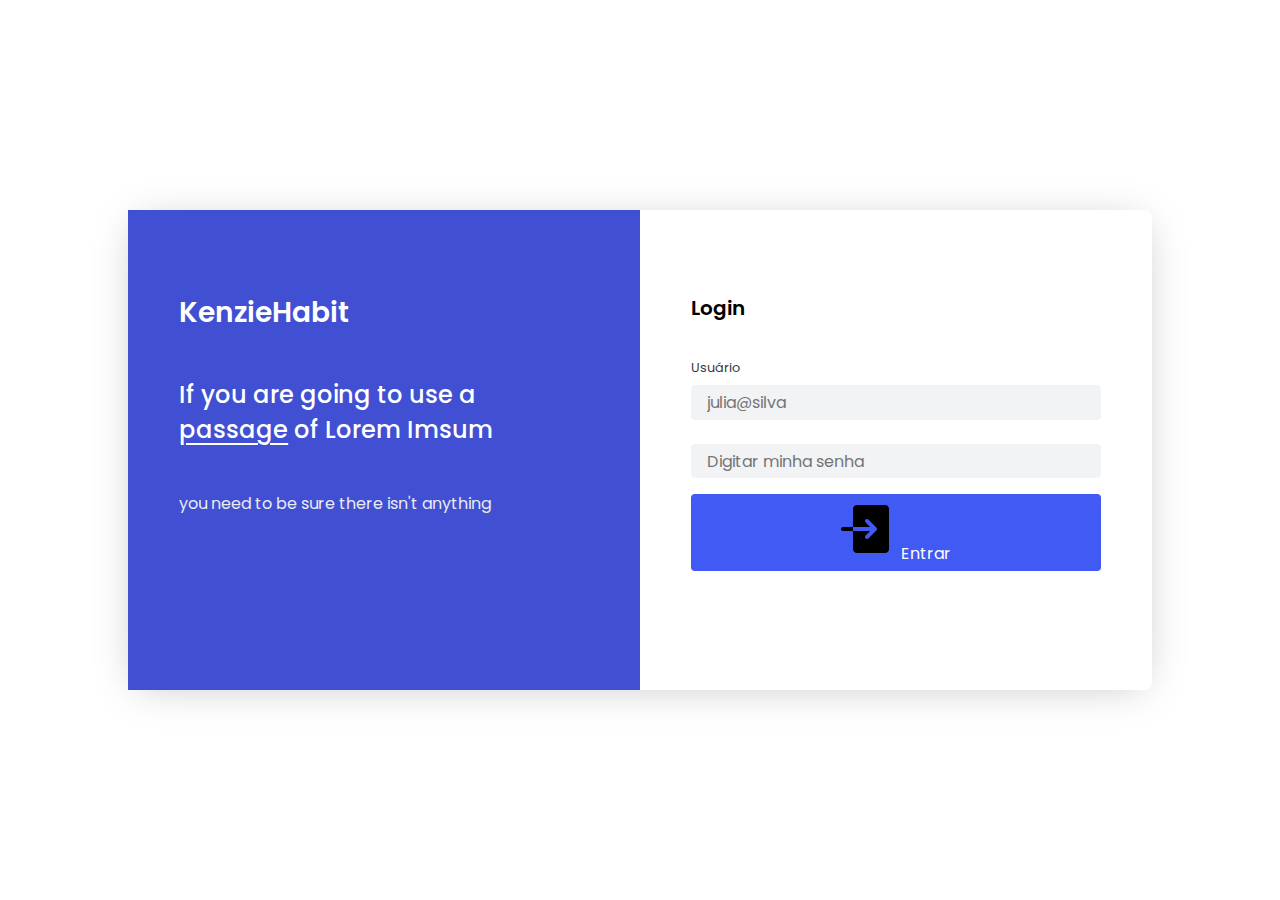
<file: index.html>
<!DOCTYPE html>
<html lang="pt-br">
<head>
    <meta charset="UTF-8">
    <meta http-equiv="X-UA-Compatible" content="IE=edge">
    <meta name="viewport" content="width=device-width, initial-scale=1.0">
    <link rel="stylesheet" href="./src/css/reset.css">
    <link rel="stylesheet" href="./src/css/login.style.css">
    <title>Login Kenzie Habit</title>
</head>
<body>
    <div class="container">
        <div class="container__landing">
            <div class="container__landing--welcomeMessageBox">
                <h1 class="container__landing--welcomeTitle">KenzieHabit</h1>
                <h2 class="container__landing--welcomeSubTitle">If you are going to use a <span>passage</span> of Lorem Imsum</h2>
                <p class="container__landing--welcomeAdvice">you need to be sure there isn't anything</p>
            </div>
            <div class="container__landing--welcomeFormBox">
                <h2 class="container__landing--welcomeFormTitle">Login</h2>
                <form method="post" name="loginForm" class="container__landing--welcomeForm">
                    <div>
                        <label for="username" class="container__landing--formLabel">Usuário</label>
                        <input type="text" name="username" id="username" placeholder="julia@silva" class="container__landing--formInput">
                    </div>
                    
                    <div>
                        <label for="password" class="container__landing--formLabel"></label>
                        <input type="password" name="password" id="password" placeholder="Digitar minha senha" class="container__landing--formInput">
                    </div>  

                    <button type="button"><img src="./src/assets/icons8-entrar-60.png" alt="">Entrar</button>
                </form>
            </div>
        </div>

        <!-- Espaço para mais features -->
    </div>
    
</body>
</html>
</file>
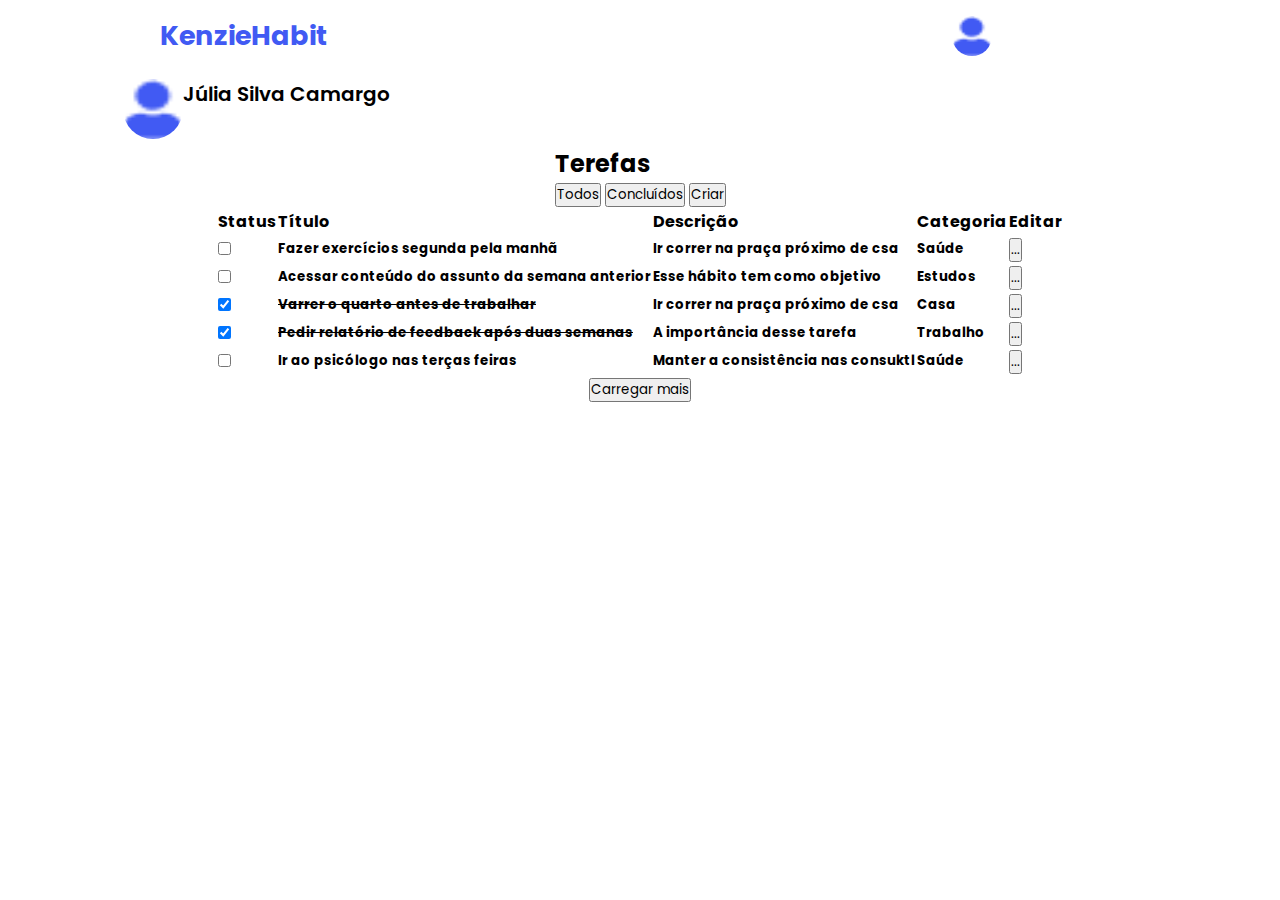
<file: src/views/homepage.views.html>
<!DOCTYPE html>
<html lang="pt-br">

<head>
    <meta charset="UTF-8">
    <meta http-equiv="X-UA-Compatible" content="IE=edge">
    <meta name="viewport" content="width=device-width, initial-scale=1.0">
    <link rel="stylesheet" href="../css/reset.css">
    <link rel="stylesheet" href="../css/homepage.style.css">
    <title>Kenzie Habit</title>
</head>

<body>

    <header id="header">
        <h1 id="titleHeader" class="titleHeader">KenzieHabit</h1>
        <figure>
            <img id="userImgHeader" class="userImg" src="../assets/user.png" alt="Avatar do Usuário">
            <figcaption hidden>Avatar do Usuário</figcaption>
        </figure>
    </header>
    <main id="main">
        <section id="sectionUser">
            <figure>
                <img id="userImgSection" class="userImg" src="../assets/user.png" alt="Avatar do Usuário">
                <figcaption hidden>Avatar do Usuário</figcaption>
            </figure>
            <h2 id="userId">Júlia Silva Camargo</h2>
        </section>
        <section id="sectionContainer" class="conatiner">
            <div id="divTitleContainer">
                <div id="divTitleTasks">
                    <h2 id="titleTasks">Terefas</h2>
                </div>
                <div id="divTasksButtons">
                    <button class="buttonNoDecoration">Todos</button>
                    <button class="buttonNoDecoration">Concluídos</button>
                    <button class="buttonDecoration">Criar</button>
                </div>
            </div>

            <div id="divConatiner">

                <table id="tableTasks">
                    <tr id="headerTable">
                        <td class="trHeader">
                            <h4>Status</h4>
                        </td>
                        <td class="trHeader">
                            <h4>Título</h4>
                        </td>
                        <td class="trHeader">
                            <h4>Descrição</h4>
                        </td>
                        <td class="trHeader">
                            <h4>Categoria</h4>
                        </td>
                        <td class="trHeader">
                            <h4>Editar</h4>
                        </td>
                    </tr>
                    <tr class="mainTable" id="1">
                        <td class="trMain">
                            <input type="checkbox" name="checkbox" id="1" class="checkbox">
                        </td>
                        <td class="trMain">
                            <h5 class="textTasks">Fazer exercícios segunda pela manhã</h5>
                        </td>
                        <td class="trMain">
                            <h5 class="textTasks">Ir correr na praça próximo de csa</h5>
                        </td>
                        <td class="trMain">
                            <h5 class="textCategTasks">Saúde</h5>
                        </td>
                        <td class="trMain">
                            <Button class="buttonEdit">...</Button>
                        </td>
                    </tr>
                    <tr class="mainTable" id="2">
                        <td class="trMain">
                            <input type="checkbox" name="checkbox" id="2" class="checkbox">
                        </td>
                        <td class="trMain">
                            <h5 class="textTasks">Acessar conteúdo do assunto da semana anterior</h5>
                        </td>
                        <td class="trMain">
                            <h5 class="textTasks">Esse hábito tem como objetivo</h5>
                        </td>
                        <td class="trMain">
                            <h5 class="textCategTasks">Estudos</h5>
                        </td>
                        <td class="trMain">
                            <Button class="buttonEdit">...</Button>
                        </td>
                    </tr>
                    <tr class="mainTable" id="3">
                        <td class="trMain">
                            <input type="checkbox" name="checkbox" id="3" class="checkbox" checked>
                        </td>
                        <td class="trMain">
                            <h5 class="textTasks"><s>Varrer o quarto antes de trabalhar</s></h5>
                        </td>
                        <td class="trMain">
                            <h5 class="textTasks">Ir correr na praça próximo de csa</h5>
                        </td>
                        <td class="trMain">
                            <h5 class="textCategTasks">Casa</h5>
                        </td>
                        <td class="trMain">
                            <Button class="buttonEdit">...</Button>
                        </td>
                    </tr>
                    <tr class="mainTable" id="4">
                        <td class="trMain">
                            <input type="checkbox" name="checkbox" id="4" class="checkbox" checked>
                        </td>
                        <td class="trMain">
                            <h5 class="textTasks"><s>Pedir relatório de feedback após duas semanas</s></h5>
                        </td>
                        <td class="trMain">
                            <h5 class="textTasks">A importância desse tarefa </h5>
                        </td>
                        <td class="trMain">
                            <h5 class="textCategTasks">Trabalho</h5>
                        </td>
                        <td class="trMain">
                            <Button class="buttonEdit">...</Button>
                        </td>
                    </tr>
                    <tr class="mainTable" id="5">
                        <td class="trMain">
                            <input type="checkbox" name="checkbox" id="5" class="checkbox">
                        </td>
                        <td class="trMain">
                            <h5 class="textTasks">Ir ao psicólogo nas terças feiras</h5>
                        </td>
                        <td class="trMain">
                            <h5 class="textTasks">Manter a consistência nas consuktl</h5>
                        </td>
                        <td class="trMain">
                            <h5 class="textCategTasks">Saúde</h5>
                        </td>
                        <td class="trMain">
                            <Button class="buttonEdit">...</Button>
                        </td>
                    </tr>

                </table>
            </div>
            <div id="buttonLoadTable">
                <button class="buttonDecoration">Carregar mais</button>
            </div>
        </section>
    </main>

</body>

</html>
</file>
<file: src/css/login.style.css>
/* Cores: usar com RGB ou RGBA */
:root {
    --kenzieDarkBlue: 65, 80, 210;          /* #4150D2 */
    --kenzieLightBlue: 65, 90, 243;         /* #415AF3 */
    --pureWhite: 255, 255, 255;             /* #FFFFFF */
    --fontColorGrey: 33, 37, 41;            /* #212529 */
    --fontColorLightWhite: 233, 236, 239;   /* #E9ECEF */
    --inputGreyBackground: 241, 243, 245;   /* #F1F3F5 */
    --labelGrey: 52, 58, 64;                /* #343A40 */
}

body {
    width: 100vw;
    height: 100vh;
}

.container {
    width: 100%;
    height: 100%;
    display: flex;
    align-items: center;
    justify-content: center;
}

.container__landing {
    height: 30rem;
    display: flex;
    align-items: center;
    justify-content: center;
    width: 80%;
    max-width: 1080px;
    box-shadow: 0px 4px 40px -10px rgba(0, 0, 0, 0.25);
    border-radius: 8px;

}

.container__landing--welcomeMessageBox {
    display: flex;
    height: 100%;
    width: 50%;
    flex-direction: column;
    justify-content: space-between;
    padding: 8% 5% 17% 5%;
    background: rgb(var(--kenzieDarkBlue));
    color: rgb(var(--pureWhite));
}

.container__landing--welcomeTitle {
    font-weight: 600;
    font-size: 1.75rem;
}

.container__landing--welcomeSubTitle{
    font-weight: 500;
    font-size: 1.5rem;
}

.container__landing--welcomeSubTitle span {
    text-underline-offset: 5px;
    text-decoration: underline;
}

.container__landing--welcomeAdvice {
    font-weight: 400;
    font-size: 1rem;
    color: rgb(var(--fontColorLightWhite))
}

.container__landing--welcomeFormBox{
    display: flex;
    flex-direction: column;
    justify-content: center;
    height: 100%;
    width: 50%;
    padding: 5%;
}

.container__landing--welcomeForm {
    display: flex;
    flex-direction: column;
    justify-content: center;
    height: 75%;
    gap: 1rem;
}

.container__landing--welcomeFormTitle {
    font-weight: 600;
    font-size: 1.25rem;
}

.container__landing--welcomeForm div {
    display: flex;
    gap: 0.5rem;
    flex-direction: column;
}

.container__landing--welcomeForm div > label {
    font-size: 0.8rem;
    font-weight: 400;
    color: rgb(var(--labelGrey));
}

.container__landing--welcomeForm div > input {
    background: rgb(var(--inputGreyBackground));
    border: none;
    font-size: 1rem;
    padding: 0.3rem 1rem;
    border-radius: 4px;
    transition: 0.5s;
}

.container__landing--welcomeForm div > input:focus {
    outline: none;
    box-shadow: 0 0 5px 1px rgba(var(--kenzieLightBlue), 0.7);
}

.container__landing--welcomeForm button {
    background: rgb(var(--kenzieLightBlue));
    color: rgb(var(--pureWhite));
    font-size: 1rem;
    padding: 0.3rem 0;
    border: none;
    border-radius: 4px;
    cursor: pointer;
}
</file>
<file: src/css/homepage.style.css>
:root {
    --kenzieDarkBlue: 65, 80, 210;
    /* #4150D2 */
    --kenzieLightBlue: 65, 90, 243;
    /* #415AF3 */
    --pureWhite: 255, 255, 255;
    /* #FFFFFF */
    --fontColorGrey: 33, 37, 41;
    /* #212529 */
    --fontColorLightWhite: 233, 236, 239;
    /* #E9ECEF */
}

figcaption {
    display: none;
}

#header {
    width: 65%;
    margin: 1rem 10rem 1rem 10rem;
    display: flex;
    justify-content: space-between;
    align-content: center;

}

#titleHeader {
    font-size: 27px;
    color: #415AF3;
}

.userImg {
    width: 40px;
    height: 40px;
    border-radius: 2rem;

}

#sectionUser {
    display: flex;
    justify-content: center;
    margin-right: 60%;
}

#userId {
    font-size: 20px;
    font-weight: 600;
}

#userImgSection {
    width: 60px;
    height: 60px;
    border-radius: 2rem;
}

#sectionContainer {
    display: flex;
    flex-direction: column;
    align-items: center;
}
</file>
